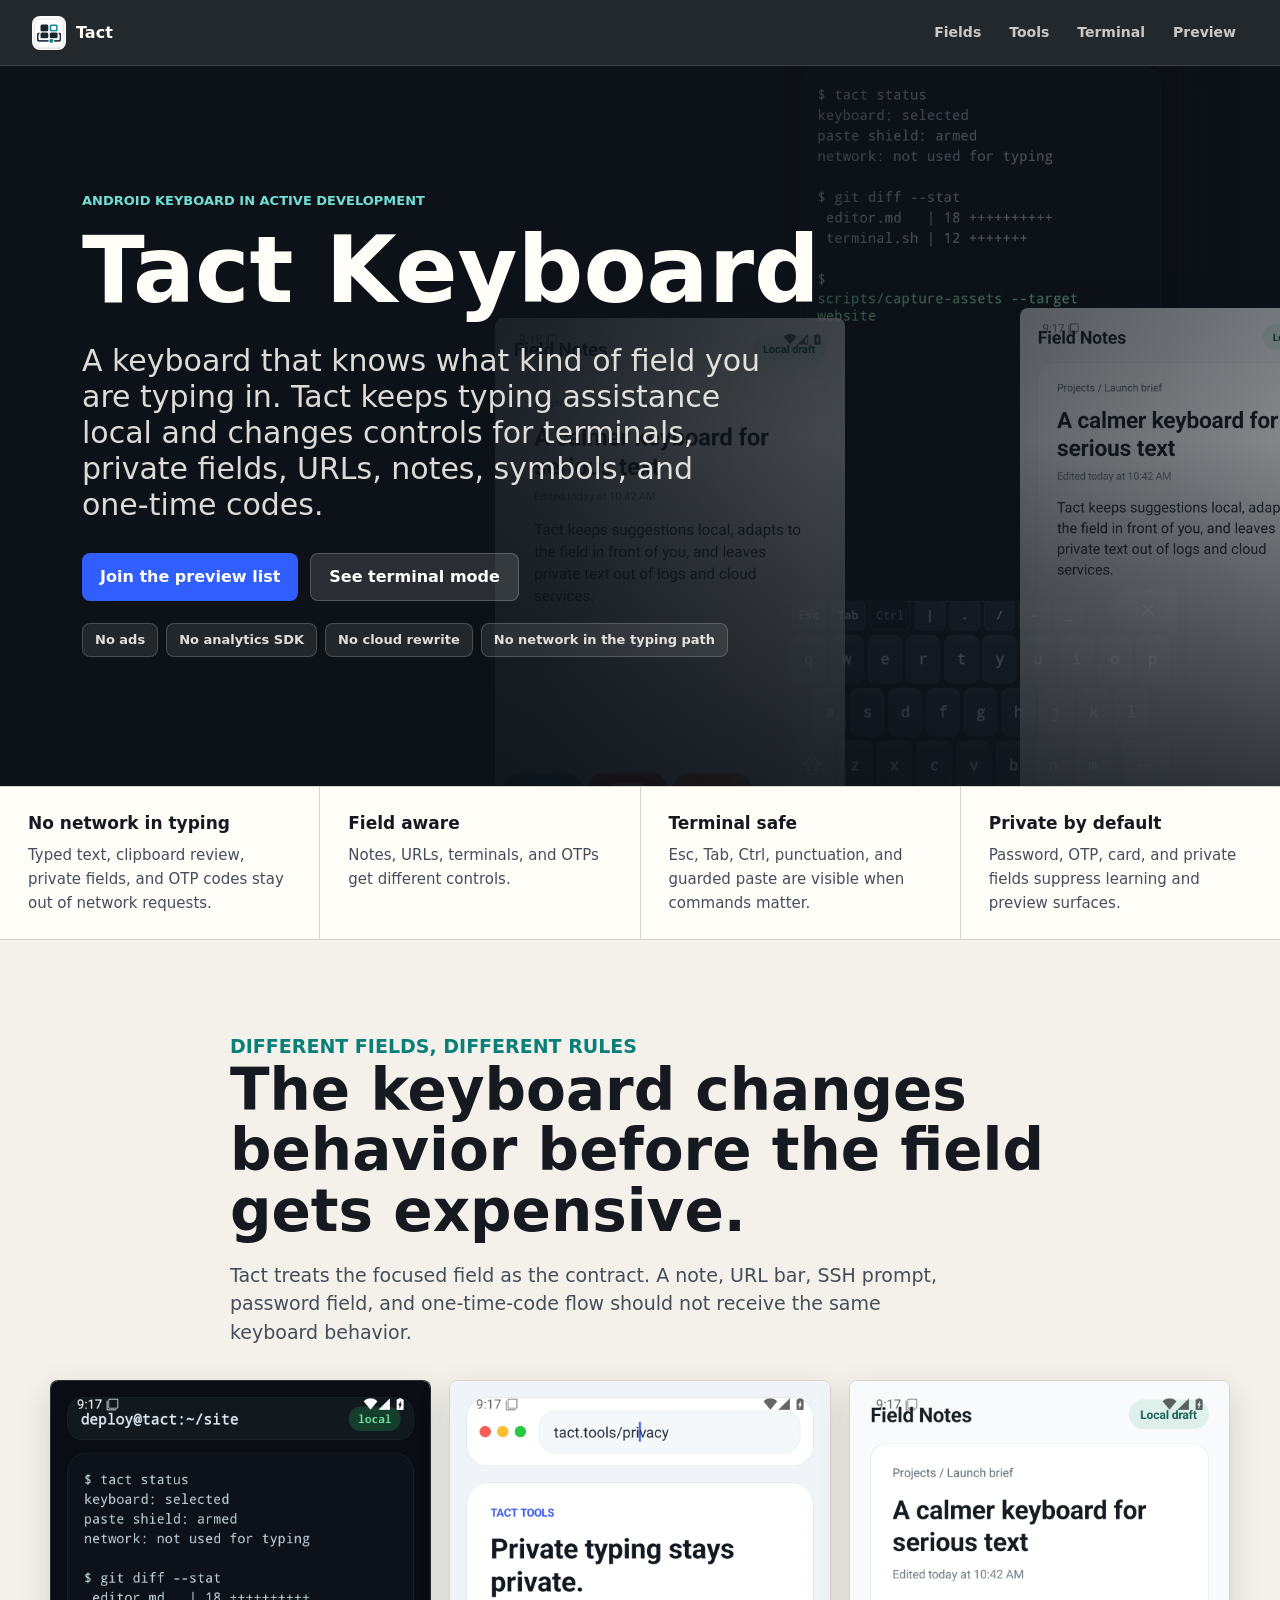
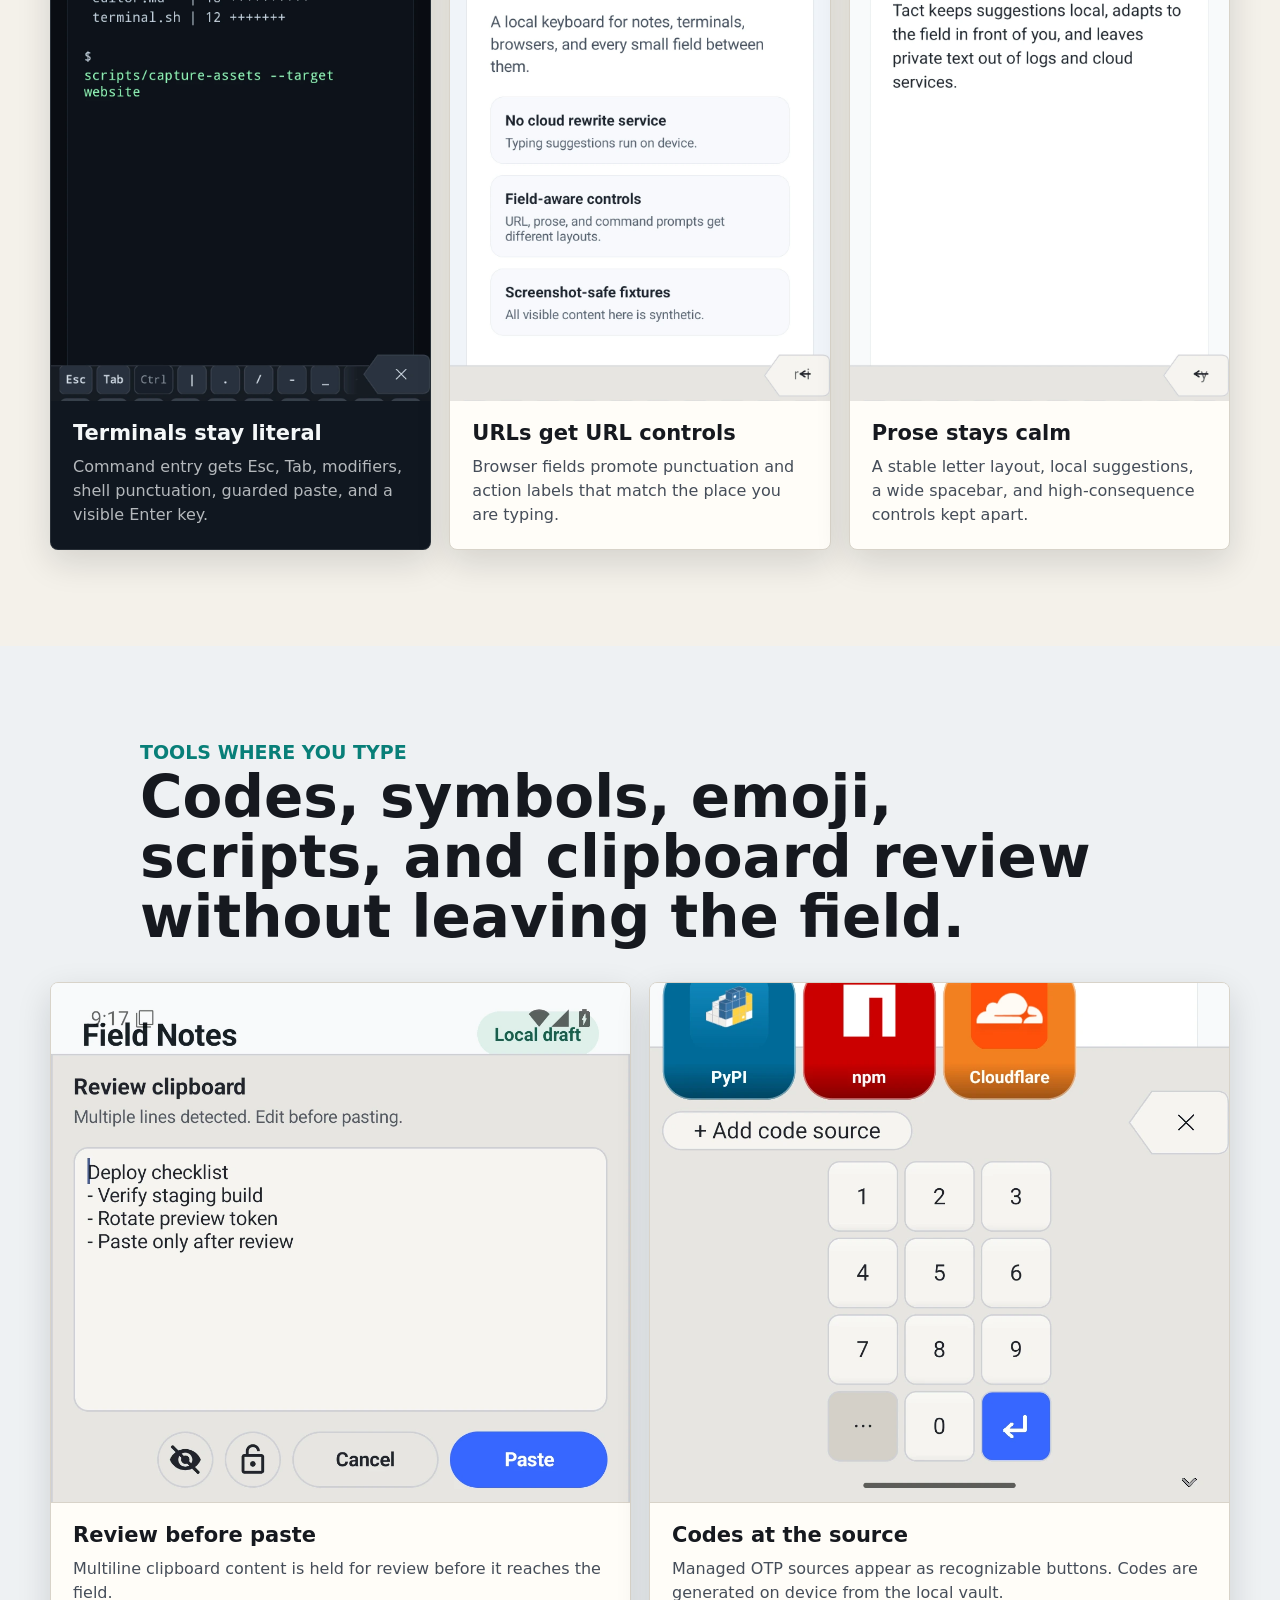
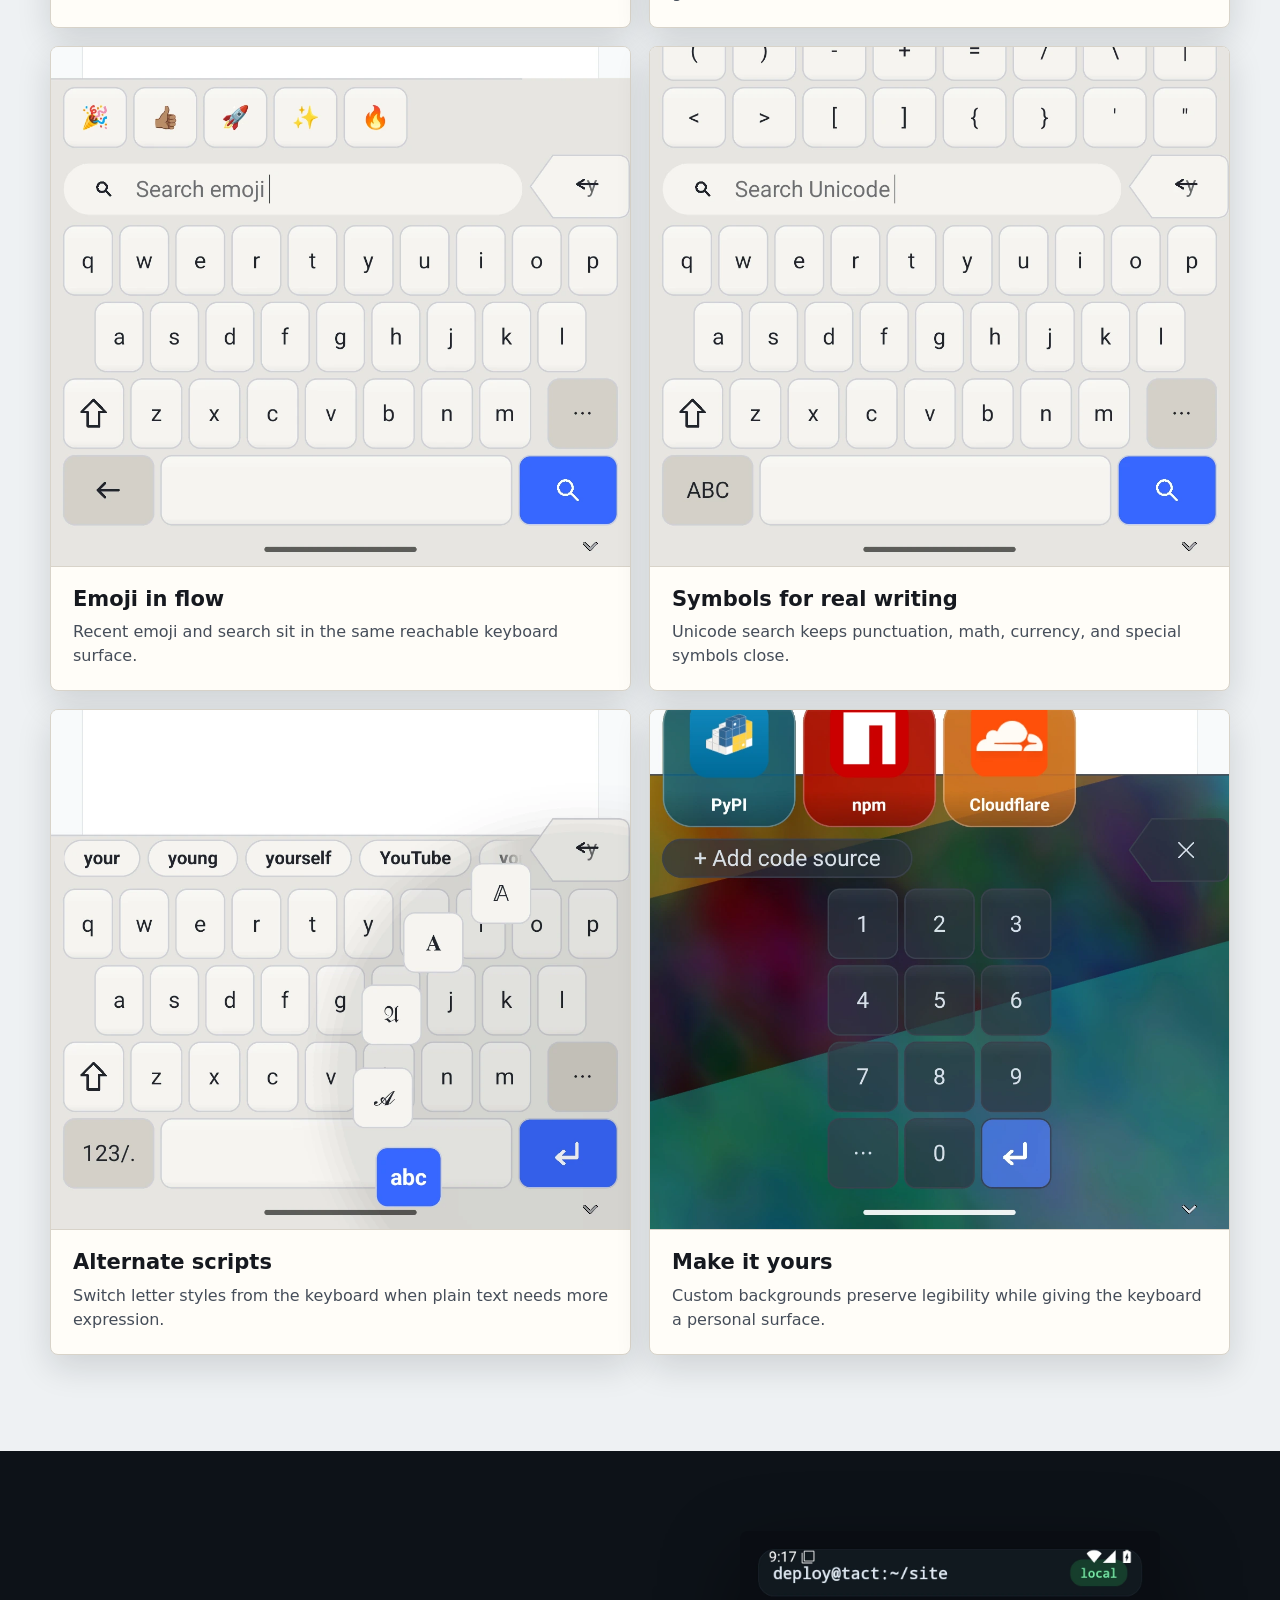
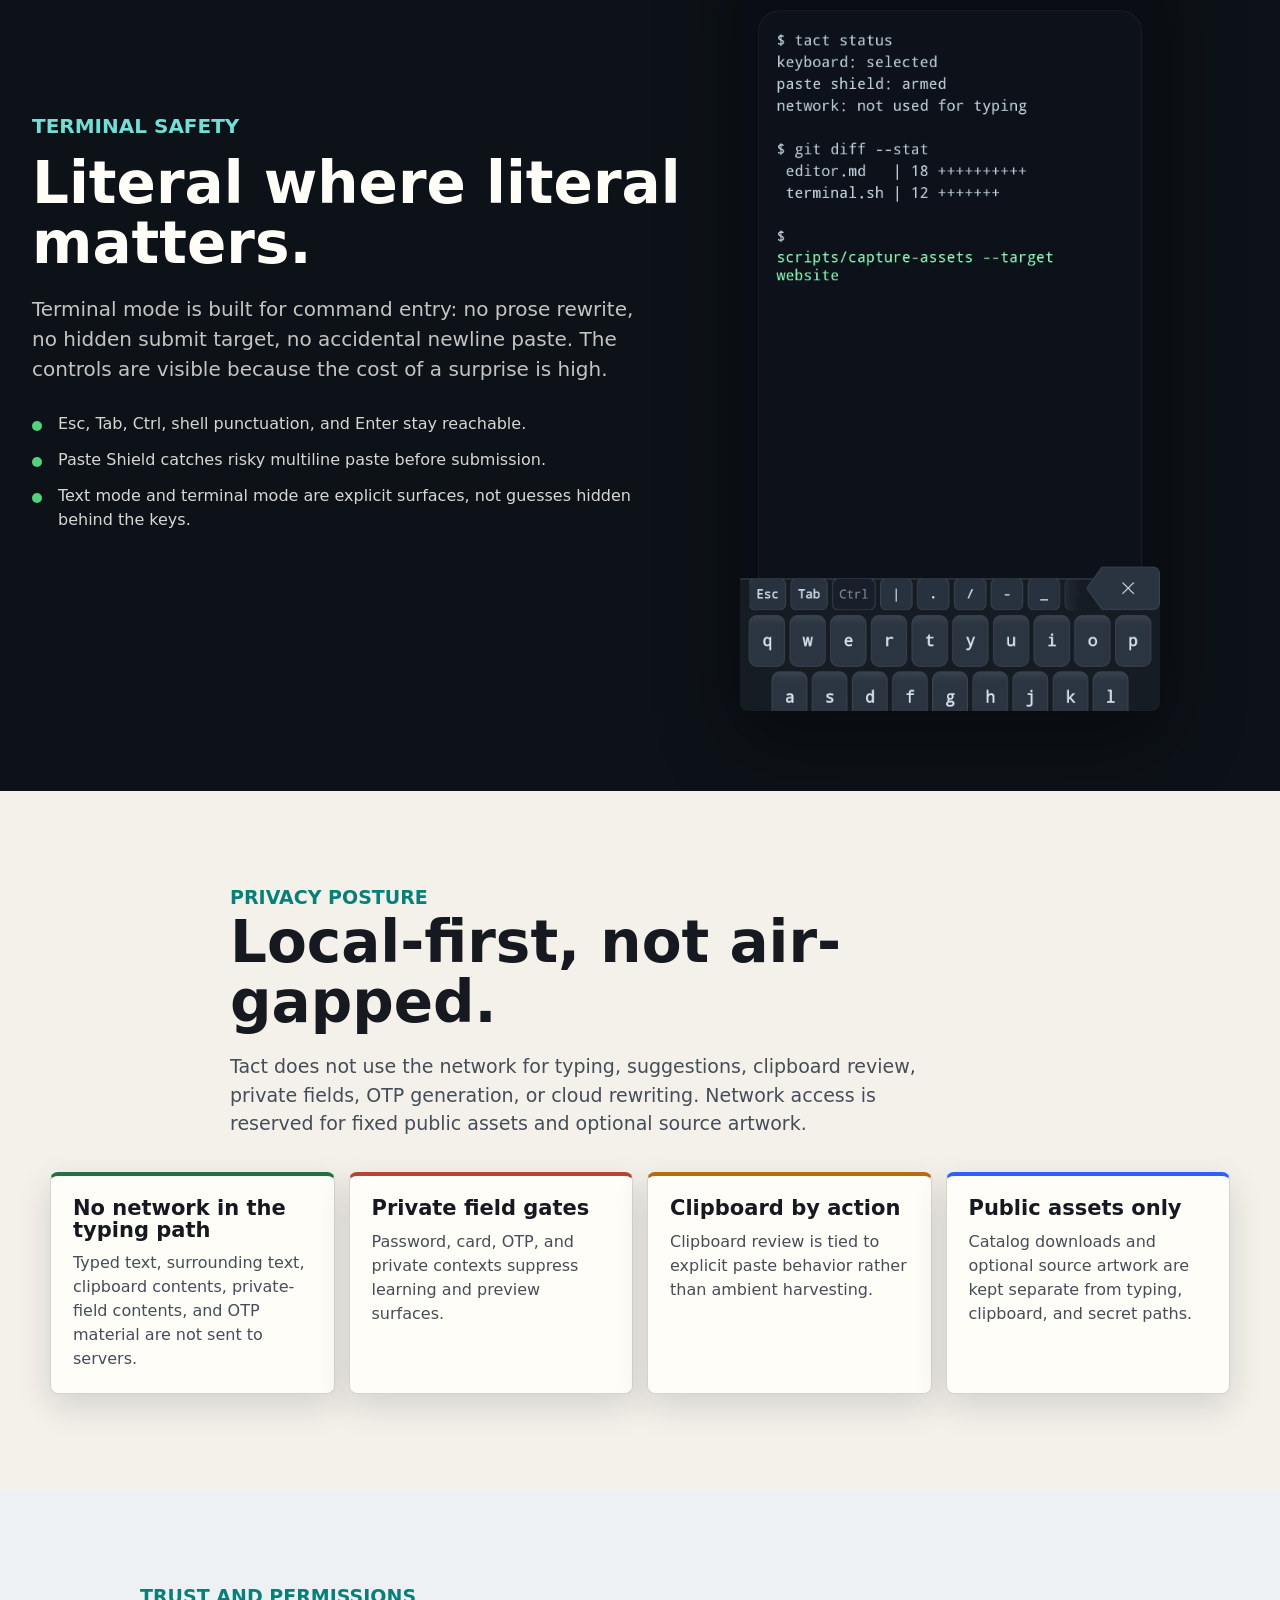
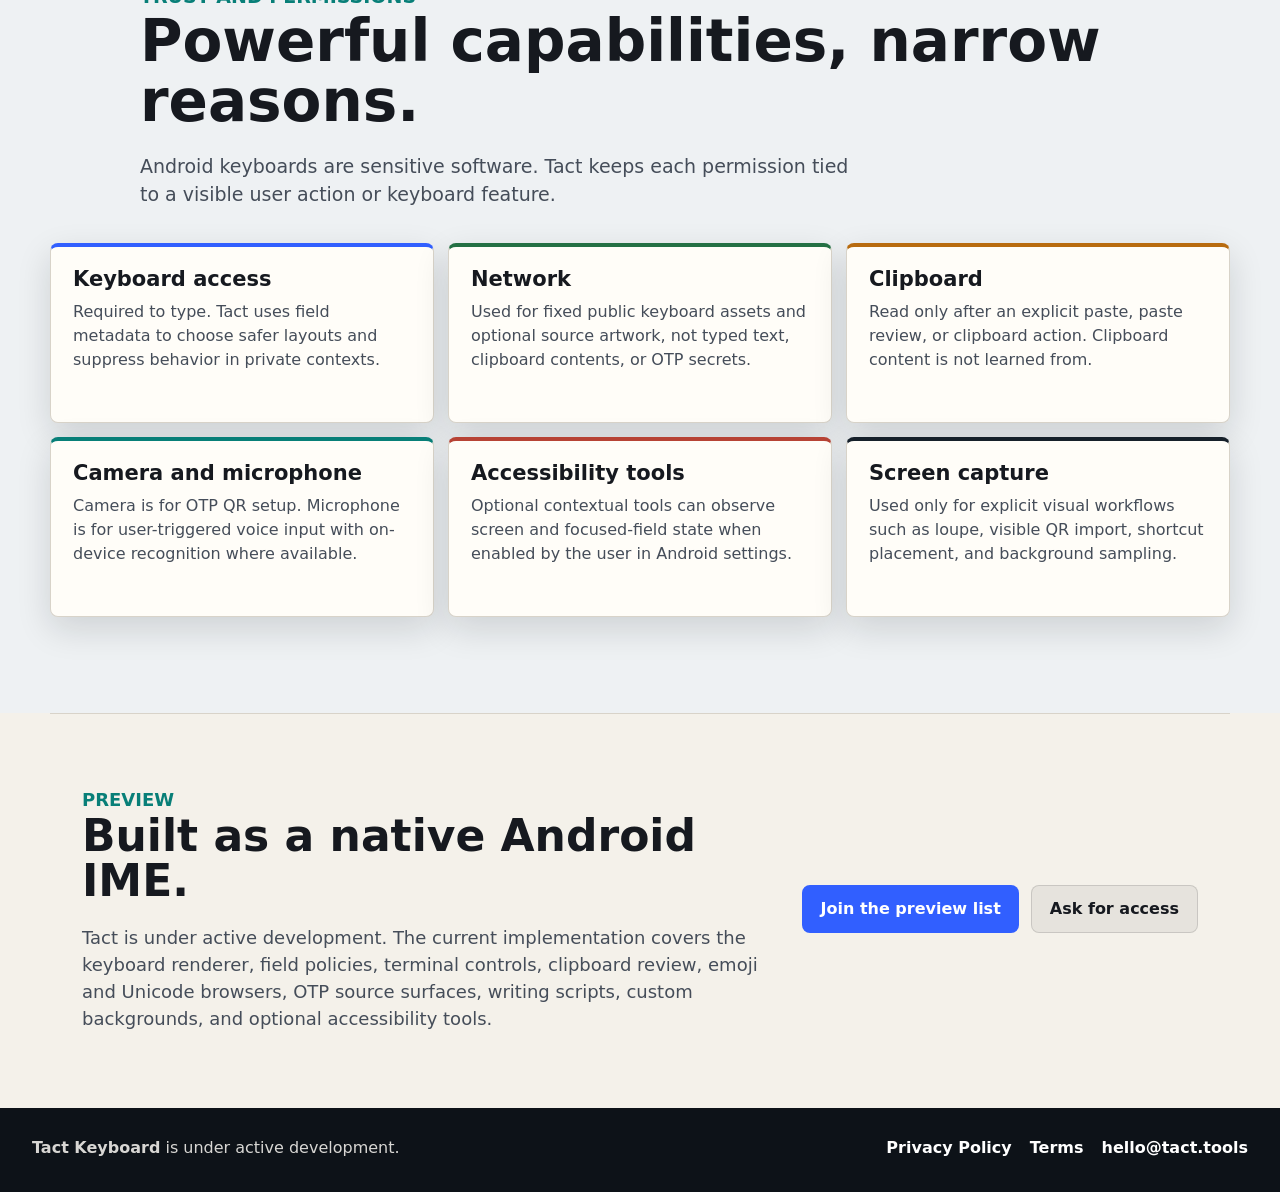
<file: index.html>
<!doctype html>
<html lang="en">
<head>
  <meta charset="utf-8">
  <meta name="viewport" content="width=device-width, initial-scale=1">
  <meta name="description" content="Tact Keyboard is a local-first Android keyboard that changes behavior for terminals, private fields, URLs, notes, symbols, and one-time codes.">
  <meta property="og:title" content="Tact Keyboard">
  <meta property="og:description" content="A local-first Android keyboard for high-consequence input.">
  <meta property="og:type" content="website">
  <meta property="og:url" content="https://tact.tools/">
  <meta property="og:image" content="https://tact.tools/assets/screenshots/otp-background-full.webp">
  <title>Tact Keyboard</title>
  <link rel="icon" type="image/png" href="assets/brand/tact-tools-icon.png">
  <link rel="stylesheet" href="styles.css">
</head>
<body>
  <header class="site-nav" aria-label="Primary">
    <a class="brand" href="#top" aria-label="Tact Keyboard home">
      <img class="brand-mark" src="assets/brand/tact-tools-icon.png" alt="" aria-hidden="true">
      <span>Tact</span>
    </a>
    <nav aria-label="Sections">
      <a href="#fields">Fields</a>
      <a href="#tools">Tools</a>
      <a href="#terminal">Terminal</a>
      <a href="#preview">Preview</a>
    </nav>
  </header>

  <main id="top">
    <section class="hero" aria-labelledby="hero-title">
      <div class="hero-media" aria-hidden="true">
        <img class="hero-shot hero-shot-main" src="assets/screenshots/terminal-full.webp" alt="">
        <img class="hero-shot hero-shot-terminal" src="assets/screenshots/otp-background-full.webp" alt="">
        <img class="hero-shot hero-shot-editor" src="assets/screenshots/editor-full.webp" alt="">
      </div>
      <div class="hero-copy">
        <p class="eyebrow">Android keyboard in active development</p>
        <h1 id="hero-title">Tact Keyboard</h1>
        <p class="hero-lede">A keyboard that knows what kind of field you are typing in. Tact keeps typing assistance local and changes controls for terminals, private fields, URLs, notes, symbols, and one-time codes.</p>
        <div class="hero-actions" aria-label="Primary links">
          <a class="button button-primary" href="mailto:hello@tact.tools?subject=Tact%20Keyboard%20preview">Join the preview list</a>
          <a class="button button-secondary" href="#terminal">See terminal mode</a>
        </div>
        <ul class="trust-badges" aria-label="Trust summary">
          <li>No ads</li>
          <li>No analytics SDK</li>
          <li>No cloud rewrite</li>
          <li>No network in the typing path</li>
        </ul>
      </div>
    </section>

    <section class="signal-strip" aria-label="Product summary">
      <div>
        <b>No network in typing</b>
        <span>Typed text, clipboard review, private fields, and OTP codes stay out of network requests.</span>
      </div>
      <div>
        <b>Field aware</b>
        <span>Notes, URLs, terminals, and OTPs get different controls.</span>
      </div>
      <div>
        <b>Terminal safe</b>
        <span>Esc, Tab, Ctrl, punctuation, and guarded paste are visible when commands matter.</span>
      </div>
      <div>
        <b>Private by default</b>
        <span>Password, OTP, card, and private fields suppress learning and preview surfaces.</span>
      </div>
    </section>

    <section class="section intro-section" id="fields" aria-labelledby="fields-title">
      <div class="section-copy">
        <p class="eyebrow">Different fields, different rules</p>
        <h2 id="fields-title">The keyboard changes behavior before the field gets expensive.</h2>
        <p>Tact treats the focused field as the contract. A note, URL bar, SSH prompt, password field, and one-time-code flow should not receive the same keyboard behavior.</p>
      </div>

      <div class="surface-grid">
        <article class="surface-card surface-card-dark">
          <img src="assets/screenshots/terminal-full.webp" width="1080" height="2400" alt="Tact terminal keyboard with Esc, Tab, Ctrl, punctuation, and Enter visible.">
          <div>
            <h3>Terminals stay literal</h3>
            <p>Command entry gets Esc, Tab, modifiers, shell punctuation, guarded paste, and a visible Enter key.</p>
          </div>
        </article>
        <article class="surface-card">
          <img src="assets/screenshots/browser-full.webp" width="1080" height="2400" alt="Tact keyboard in a browser address field with URL punctuation.">
          <div>
            <h3>URLs get URL controls</h3>
            <p>Browser fields promote punctuation and action labels that match the place you are typing.</p>
          </div>
        </article>
        <article class="surface-card">
          <img src="assets/screenshots/editor-full.webp" width="1080" height="2400" alt="Tact keyboard in a notes editor with a calm prose layout.">
          <div>
            <h3>Prose stays calm</h3>
            <p>A stable letter layout, local suggestions, a wide spacebar, and high-consequence controls kept apart.</p>
          </div>
        </article>
      </div>
    </section>

    <section class="section tools-section" id="tools" aria-labelledby="tools-title">
      <div class="section-copy section-copy-wide">
        <p class="eyebrow">Tools where you type</p>
        <h2 id="tools-title">Codes, symbols, emoji, scripts, and clipboard review without leaving the field.</h2>
      </div>

      <div class="tool-grid">
        <article class="tool-card tool-card-review">
          <img src="assets/screenshots/clipboard-full.webp" width="1080" height="2400" loading="lazy" alt="Tact clipboard review surface showing a guarded paste prompt.">
          <div>
            <h3>Review before paste</h3>
            <p>Multiline clipboard content is held for review before it reaches the field.</p>
          </div>
        </article>
        <article class="tool-card">
          <img src="assets/screenshots/otp-sources-keyboard.webp" width="1080" height="1320" loading="lazy" alt="Tact OTP source picker with PyPI, npm, and Cloudflare source buttons.">
          <div>
            <h3>Codes at the source</h3>
            <p>Managed OTP sources appear as recognizable buttons. Codes are generated on device from the local vault.</p>
          </div>
        </article>
        <article class="tool-card">
          <img src="assets/screenshots/emoji-keyboard.webp" width="1080" height="1320" loading="lazy" alt="Tact emoji browser with recent emoji and search.">
          <div>
            <h3>Emoji in flow</h3>
            <p>Recent emoji and search sit in the same reachable keyboard surface.</p>
          </div>
        </article>
        <article class="tool-card">
          <img src="assets/screenshots/unicode-keyboard.webp" width="1080" height="1320" loading="lazy" alt="Tact Unicode symbol browser with symbol rows and search.">
          <div>
            <h3>Symbols for real writing</h3>
            <p>Unicode search keeps punctuation, math, currency, and special symbols close.</p>
          </div>
        </article>
        <article class="tool-card">
          <img src="assets/screenshots/letter-scripts-keyboard.webp" width="1080" height="1320" loading="lazy" alt="Tact writing script picker with alternate letter styles.">
          <div>
            <h3>Alternate scripts</h3>
            <p>Switch letter styles from the keyboard when plain text needs more expression.</p>
          </div>
        </article>
        <article class="tool-card">
          <img src="assets/screenshots/otp-background-keyboard.webp" width="1080" height="1320" loading="lazy" alt="Tact OTP keypad and HUD over a custom keyboard background.">
          <div>
            <h3>Make it yours</h3>
            <p>Custom backgrounds preserve legibility while giving the keyboard a personal surface.</p>
          </div>
        </article>
      </div>
    </section>

    <section class="terminal-band" id="terminal" aria-labelledby="terminal-title">
      <div class="terminal-copy">
        <p class="eyebrow">Terminal safety</p>
        <h2 id="terminal-title">Literal where literal matters.</h2>
        <p>Terminal mode is built for command entry: no prose rewrite, no hidden submit target, no accidental newline paste. The controls are visible because the cost of a surprise is high.</p>
        <ul class="check-list">
          <li>Esc, Tab, Ctrl, shell punctuation, and Enter stay reachable.</li>
          <li>Paste Shield catches risky multiline paste before submission.</li>
          <li>Text mode and terminal mode are explicit surfaces, not guesses hidden behind the keys.</li>
        </ul>
      </div>
      <figure class="terminal-figure">
        <img src="assets/screenshots/terminal-full.webp" width="1080" height="2400" loading="lazy" alt="Terminal app with Tact terminal keyboard.">
      </figure>
    </section>

    <section class="section privacy-section" aria-labelledby="privacy-title">
      <div class="section-copy">
        <p class="eyebrow">Privacy posture</p>
        <h2 id="privacy-title">Local-first, not air-gapped.</h2>
        <p>Tact does not use the network for typing, suggestions, clipboard review, private fields, OTP generation, or cloud rewriting. Network access is reserved for fixed public assets and optional source artwork.</p>
      </div>
      <div class="privacy-grid">
        <article>
          <h3>No network in the typing path</h3>
          <p>Typed text, surrounding text, clipboard contents, private-field contents, and OTP material are not sent to servers.</p>
        </article>
        <article>
          <h3>Private field gates</h3>
          <p>Password, card, OTP, and private contexts suppress learning and preview surfaces.</p>
        </article>
        <article>
          <h3>Clipboard by action</h3>
          <p>Clipboard review is tied to explicit paste behavior rather than ambient harvesting.</p>
        </article>
        <article>
          <h3>Public assets only</h3>
          <p>Catalog downloads and optional source artwork are kept separate from typing, clipboard, and secret paths.</p>
        </article>
      </div>
    </section>

    <section class="section permissions-section" aria-labelledby="permissions-title">
      <div class="section-copy section-copy-wide">
        <p class="eyebrow">Trust and permissions</p>
        <h2 id="permissions-title">Powerful capabilities, narrow reasons.</h2>
        <p>Android keyboards are sensitive software. Tact keeps each permission tied to a visible user action or keyboard feature.</p>
      </div>
      <div class="permission-grid">
        <article>
          <h3>Keyboard access</h3>
          <p>Required to type. Tact uses field metadata to choose safer layouts and suppress behavior in private contexts.</p>
        </article>
        <article>
          <h3>Network</h3>
          <p>Used for fixed public keyboard assets and optional source artwork, not typed text, clipboard contents, or OTP secrets.</p>
        </article>
        <article>
          <h3>Clipboard</h3>
          <p>Read only after an explicit paste, paste review, or clipboard action. Clipboard content is not learned from.</p>
        </article>
        <article>
          <h3>Camera and microphone</h3>
          <p>Camera is for OTP QR setup. Microphone is for user-triggered voice input with on-device recognition where available.</p>
        </article>
        <article>
          <h3>Accessibility tools</h3>
          <p>Optional contextual tools can observe screen and focused-field state when enabled by the user in Android settings.</p>
        </article>
        <article>
          <h3>Screen capture</h3>
          <p>Used only for explicit visual workflows such as loupe, visible QR import, shortcut placement, and background sampling.</p>
        </article>
      </div>
    </section>

    <section class="preview-band" id="preview" aria-labelledby="preview-title">
      <div>
        <p class="eyebrow">Preview</p>
        <h2 id="preview-title">Built as a native Android IME.</h2>
        <p>Tact is under active development. The current implementation covers the keyboard renderer, field policies, terminal controls, clipboard review, emoji and Unicode browsers, OTP source surfaces, writing scripts, custom backgrounds, and optional accessibility tools.</p>
      </div>
      <div class="preview-actions" aria-label="Preview links">
        <a class="button button-primary" href="mailto:hello@tact.tools?subject=Tact%20Keyboard%20preview">Join the preview list</a>
        <a class="button button-secondary button-light" href="mailto:hello@tact.tools?subject=Tact%20Keyboard%20access">Ask for access</a>
      </div>
    </section>
  </main>

  <footer class="site-footer">
    <p><strong>Tact Keyboard</strong> is under active development.</p>
    <div class="footer-links">
      <a href="privacy/">Privacy Policy</a>
      <a href="terms/">Terms</a>
      <a href="mailto:hello@tact.tools">hello@tact.tools</a>
    </div>
  </footer>
</body>
</html>
</file>
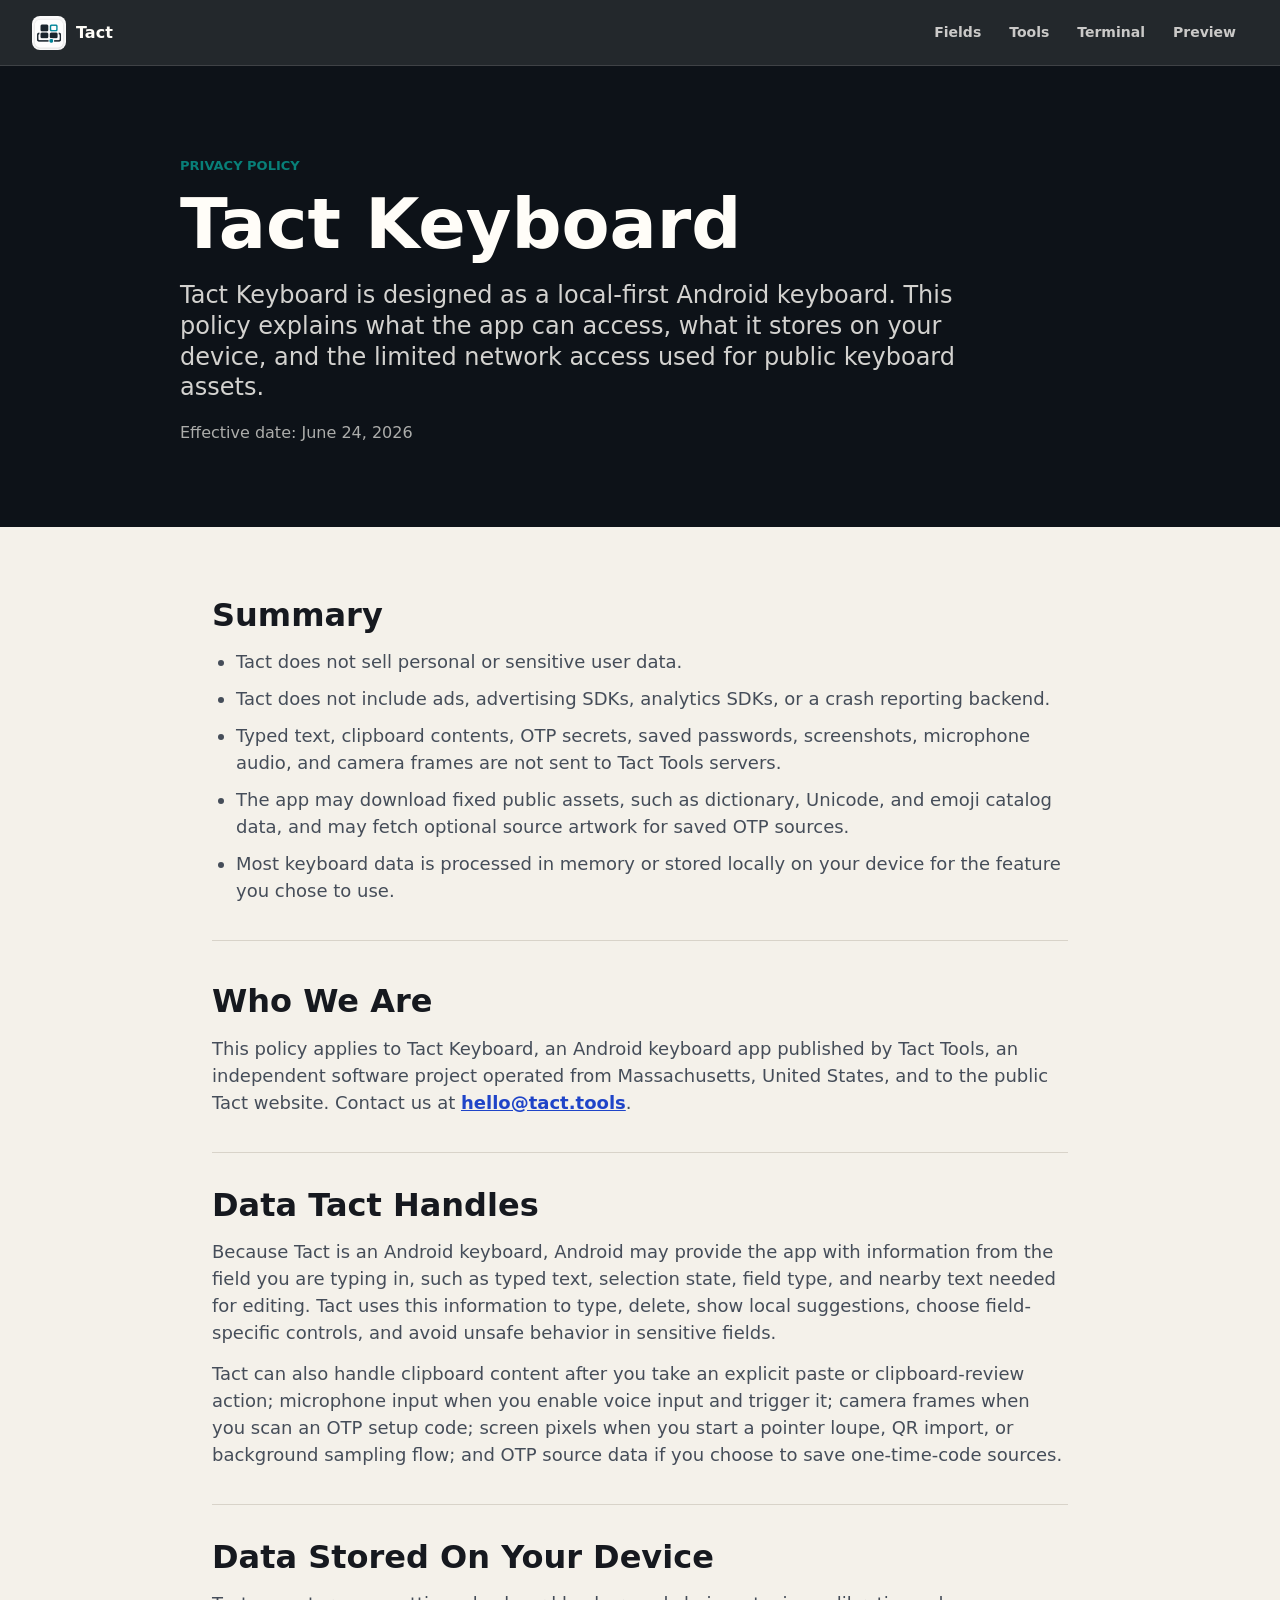
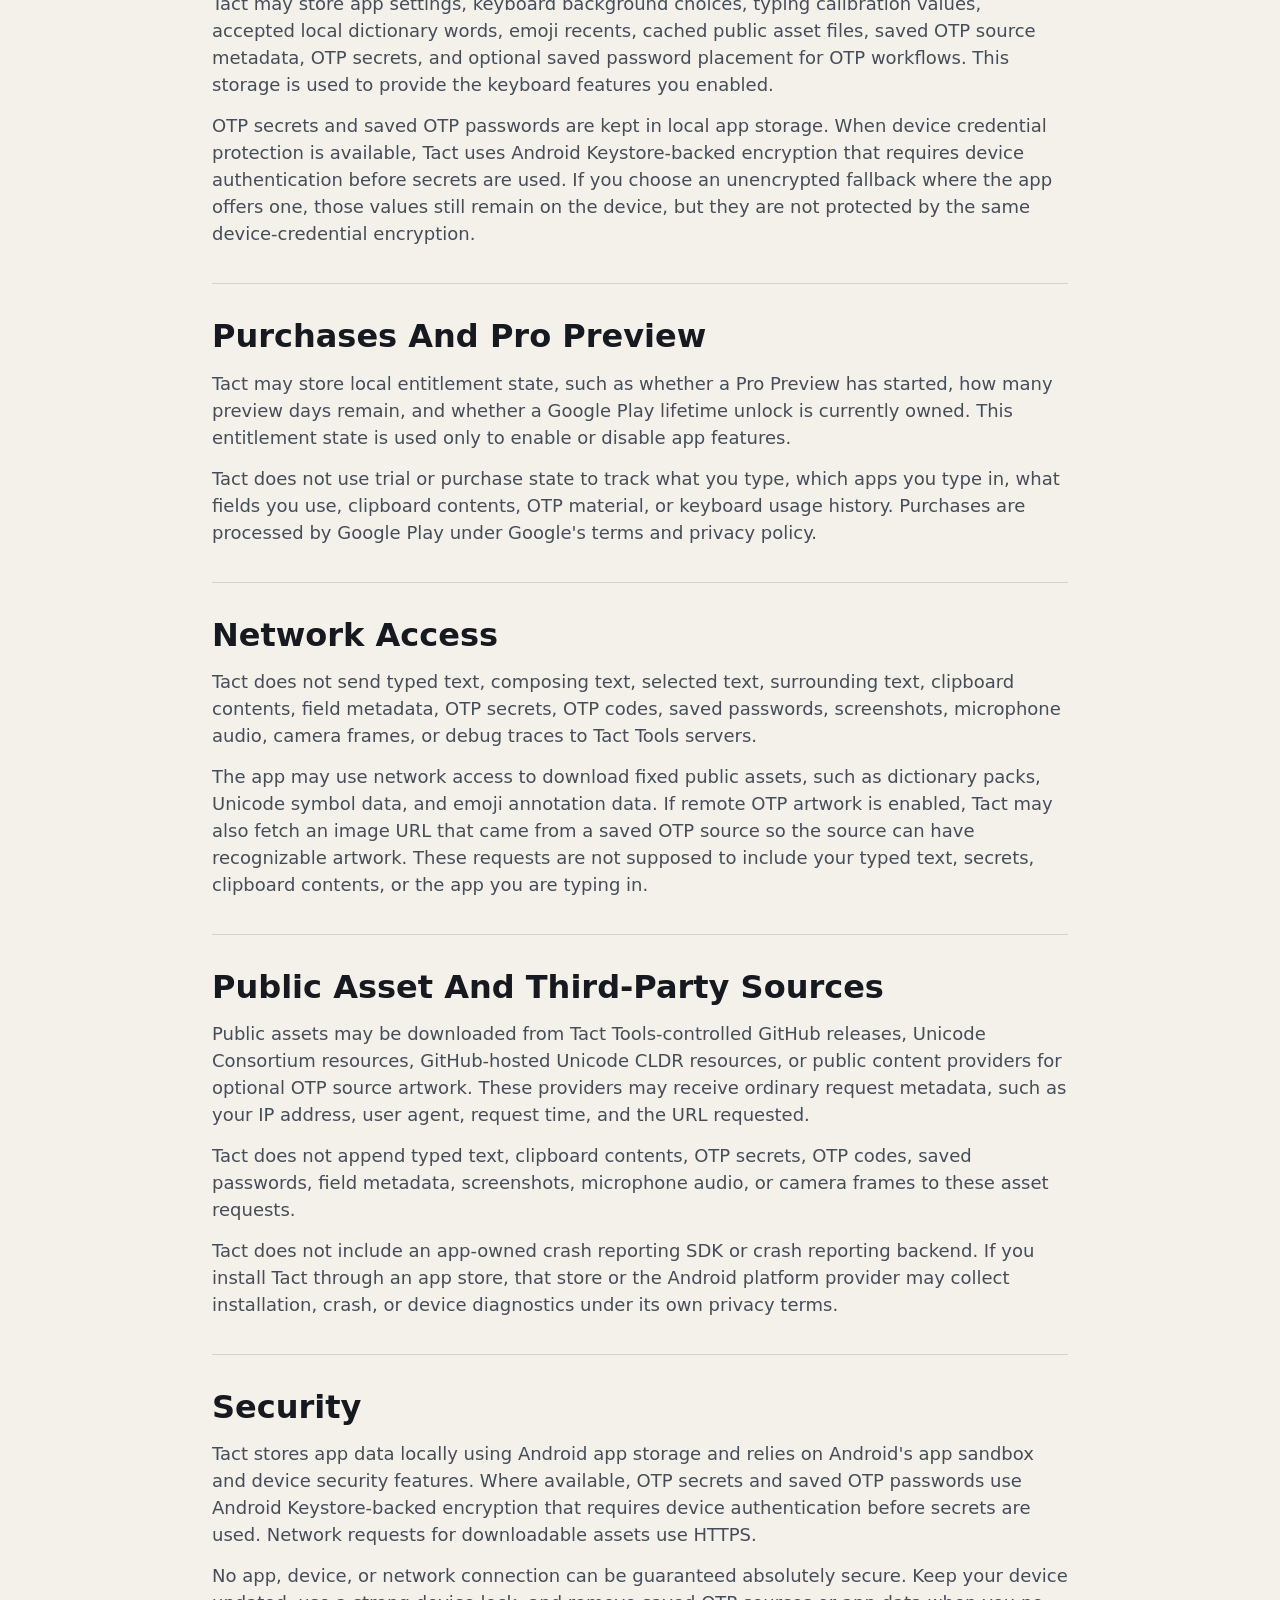
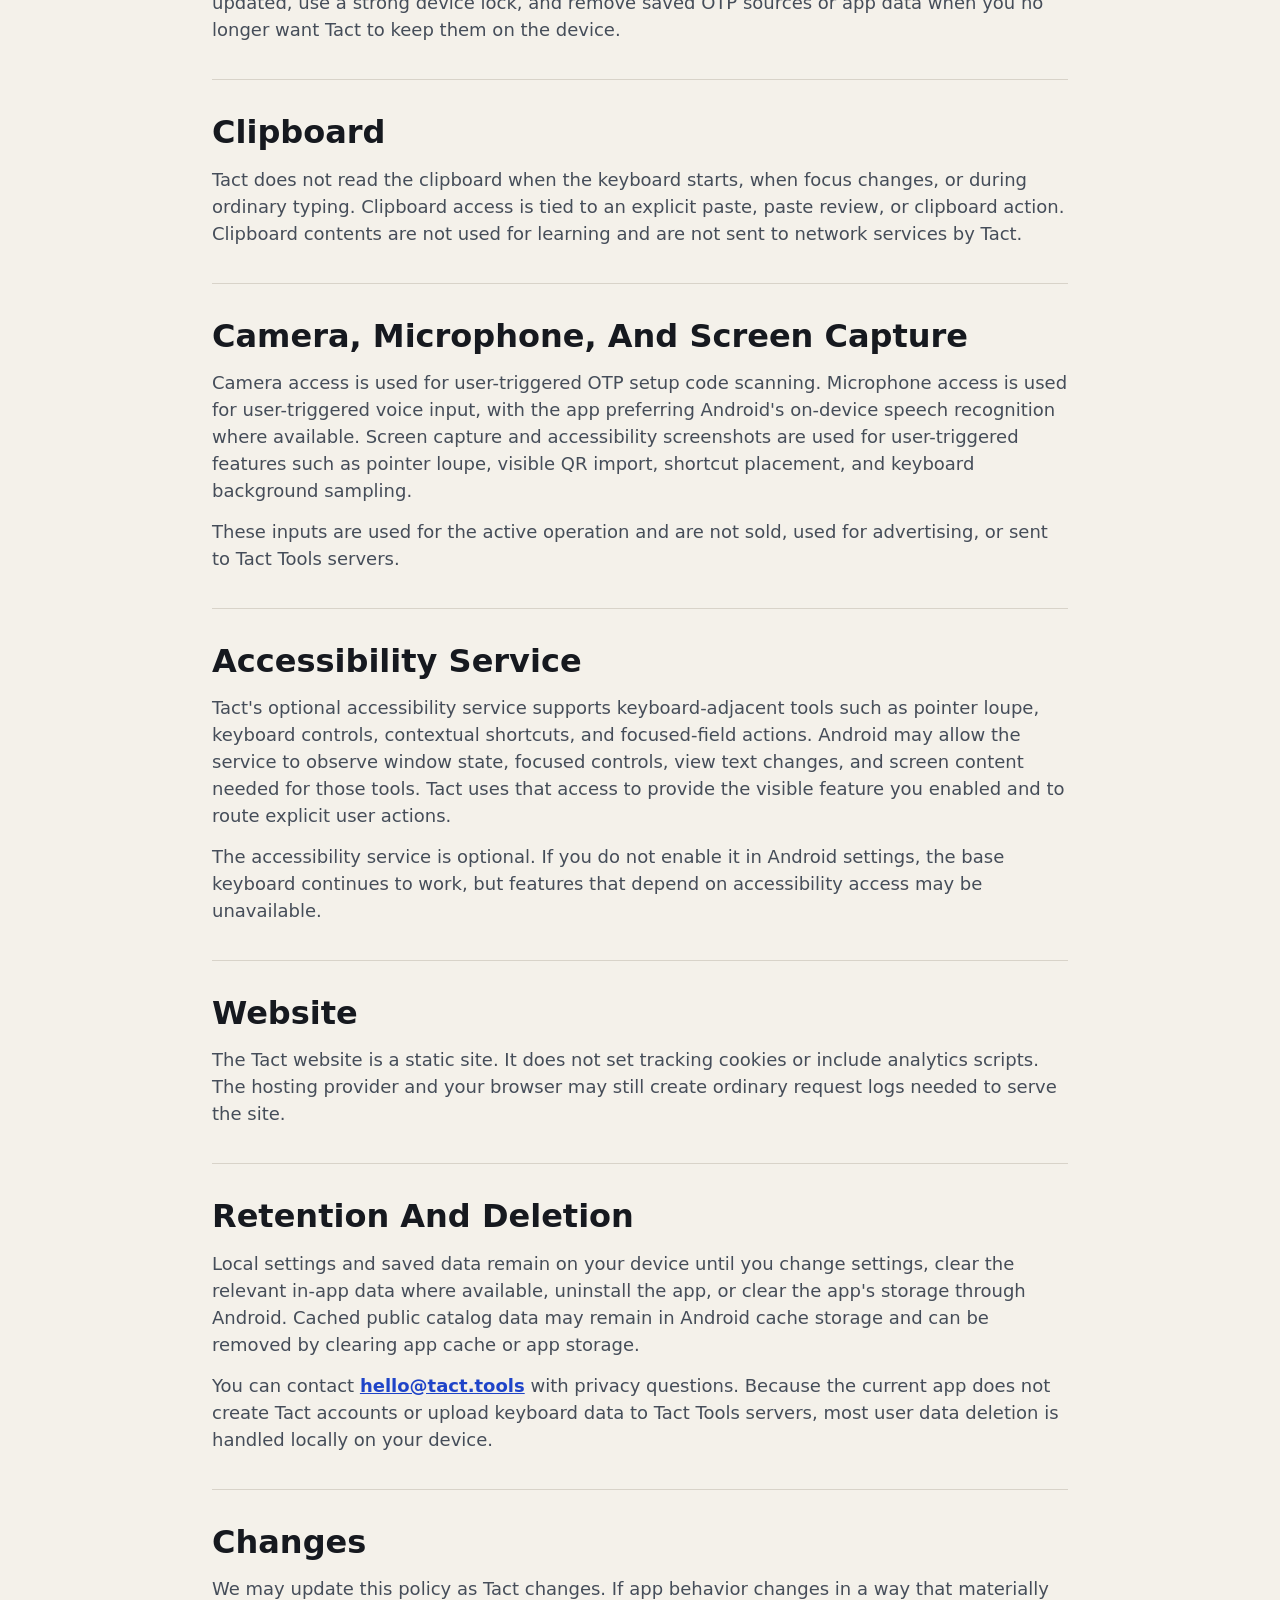
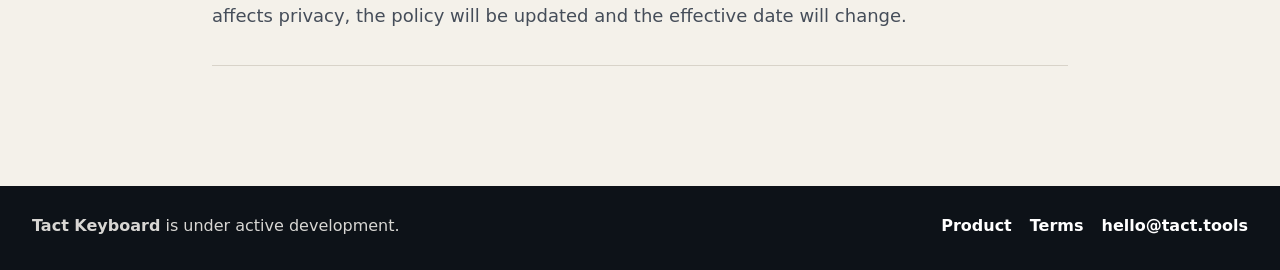
<file: privacy/index.html>
<!doctype html>
<html lang="en">
<head>
  <meta charset="utf-8">
  <meta name="viewport" content="width=device-width, initial-scale=1">
  <meta name="description" content="Privacy Policy for Tact Keyboard, an Android keyboard by Tact Tools.">
  <meta property="og:title" content="Tact Keyboard Privacy Policy">
  <meta property="og:description" content="How Tact Keyboard handles typed text, clipboard data, OTP sources, screen capture, camera, microphone, and local settings.">
  <meta property="og:type" content="website">
  <meta property="og:url" content="https://tact.tools/privacy/">
  <title>Privacy Policy | Tact Keyboard</title>
  <link rel="icon" type="image/png" href="../assets/brand/tact-tools-icon.png">
  <link rel="stylesheet" href="../styles.css">
</head>
<body>
  <header class="site-nav" aria-label="Primary">
    <a class="brand" href="../" aria-label="Tact Keyboard home">
      <img class="brand-mark" src="../assets/brand/tact-tools-icon.png" alt="" aria-hidden="true">
      <span>Tact</span>
    </a>
    <nav aria-label="Sections">
      <a href="../#fields">Fields</a>
      <a href="../#tools">Tools</a>
      <a href="../#terminal">Terminal</a>
      <a href="../#preview">Preview</a>
    </nav>
  </header>

  <main class="policy-page">
    <section class="policy-hero" aria-labelledby="policy-title">
      <div class="policy-hero-copy">
        <p class="eyebrow">Privacy Policy</p>
        <h1 id="policy-title">Tact Keyboard</h1>
        <p class="policy-lede">Tact Keyboard is designed as a local-first Android keyboard. This policy explains what the app can access, what it stores on your device, and the limited network access used for public keyboard assets.</p>
        <p class="policy-meta">Effective date: June 24, 2026</p>
      </div>
    </section>

    <section class="policy-content" aria-label="Privacy details">
      <article class="policy-summary">
        <h2>Summary</h2>
        <ul>
          <li>Tact does not sell personal or sensitive user data.</li>
          <li>Tact does not include ads, advertising SDKs, analytics SDKs, or a crash reporting backend.</li>
          <li>Typed text, clipboard contents, OTP secrets, saved passwords, screenshots, microphone audio, and camera frames are not sent to Tact Tools servers.</li>
          <li>The app may download fixed public assets, such as dictionary, Unicode, and emoji catalog data, and may fetch optional source artwork for saved OTP sources.</li>
          <li>Most keyboard data is processed in memory or stored locally on your device for the feature you chose to use.</li>
        </ul>
      </article>

      <article class="policy-section">
        <h2>Who We Are</h2>
        <p>This policy applies to Tact Keyboard, an Android keyboard app published by Tact Tools, an independent software project operated from Massachusetts, United States, and to the public Tact website. Contact us at <a href="mailto:hello@tact.tools">hello@tact.tools</a>.</p>
      </article>

      <article class="policy-section">
        <h2>Data Tact Handles</h2>
        <p>Because Tact is an Android keyboard, Android may provide the app with information from the field you are typing in, such as typed text, selection state, field type, and nearby text needed for editing. Tact uses this information to type, delete, show local suggestions, choose field-specific controls, and avoid unsafe behavior in sensitive fields.</p>
        <p>Tact can also handle clipboard content after you take an explicit paste or clipboard-review action; microphone input when you enable voice input and trigger it; camera frames when you scan an OTP setup code; screen pixels when you start a pointer loupe, QR import, or background sampling flow; and OTP source data if you choose to save one-time-code sources.</p>
      </article>

      <article class="policy-section">
        <h2>Data Stored On Your Device</h2>
        <p>Tact may store app settings, keyboard background choices, typing calibration values, accepted local dictionary words, emoji recents, cached public asset files, saved OTP source metadata, OTP secrets, and optional saved password placement for OTP workflows. This storage is used to provide the keyboard features you enabled.</p>
        <p>OTP secrets and saved OTP passwords are kept in local app storage. When device credential protection is available, Tact uses Android Keystore-backed encryption that requires device authentication before secrets are used. If you choose an unencrypted fallback where the app offers one, those values still remain on the device, but they are not protected by the same device-credential encryption.</p>
      </article>

      <article class="policy-section">
        <h2>Purchases And Pro Preview</h2>
        <p>Tact may store local entitlement state, such as whether a Pro Preview has started, how many preview days remain, and whether a Google Play lifetime unlock is currently owned. This entitlement state is used only to enable or disable app features.</p>
        <p>Tact does not use trial or purchase state to track what you type, which apps you type in, what fields you use, clipboard contents, OTP material, or keyboard usage history. Purchases are processed by Google Play under Google's terms and privacy policy.</p>
      </article>

      <article class="policy-section">
        <h2>Network Access</h2>
        <p>Tact does not send typed text, composing text, selected text, surrounding text, clipboard contents, field metadata, OTP secrets, OTP codes, saved passwords, screenshots, microphone audio, camera frames, or debug traces to Tact Tools servers.</p>
        <p>The app may use network access to download fixed public assets, such as dictionary packs, Unicode symbol data, and emoji annotation data. If remote OTP artwork is enabled, Tact may also fetch an image URL that came from a saved OTP source so the source can have recognizable artwork. These requests are not supposed to include your typed text, secrets, clipboard contents, or the app you are typing in.</p>
      </article>

      <article class="policy-section">
        <h2>Public Asset And Third-Party Sources</h2>
        <p>Public assets may be downloaded from Tact Tools-controlled GitHub releases, Unicode Consortium resources, GitHub-hosted Unicode CLDR resources, or public content providers for optional OTP source artwork. These providers may receive ordinary request metadata, such as your IP address, user agent, request time, and the URL requested.</p>
        <p>Tact does not append typed text, clipboard contents, OTP secrets, OTP codes, saved passwords, field metadata, screenshots, microphone audio, or camera frames to these asset requests.</p>
        <p>Tact does not include an app-owned crash reporting SDK or crash reporting backend. If you install Tact through an app store, that store or the Android platform provider may collect installation, crash, or device diagnostics under its own privacy terms.</p>
      </article>

      <article class="policy-section">
        <h2>Security</h2>
        <p>Tact stores app data locally using Android app storage and relies on Android's app sandbox and device security features. Where available, OTP secrets and saved OTP passwords use Android Keystore-backed encryption that requires device authentication before secrets are used. Network requests for downloadable assets use HTTPS.</p>
        <p>No app, device, or network connection can be guaranteed absolutely secure. Keep your device updated, use a strong device lock, and remove saved OTP sources or app data when you no longer want Tact to keep them on the device.</p>
      </article>

      <article class="policy-section">
        <h2>Clipboard</h2>
        <p>Tact does not read the clipboard when the keyboard starts, when focus changes, or during ordinary typing. Clipboard access is tied to an explicit paste, paste review, or clipboard action. Clipboard contents are not used for learning and are not sent to network services by Tact.</p>
      </article>

      <article class="policy-section">
        <h2>Camera, Microphone, And Screen Capture</h2>
        <p>Camera access is used for user-triggered OTP setup code scanning. Microphone access is used for user-triggered voice input, with the app preferring Android's on-device speech recognition where available. Screen capture and accessibility screenshots are used for user-triggered features such as pointer loupe, visible QR import, shortcut placement, and keyboard background sampling.</p>
        <p>These inputs are used for the active operation and are not sold, used for advertising, or sent to Tact Tools servers.</p>
      </article>

      <article class="policy-section">
        <h2>Accessibility Service</h2>
        <p>Tact's optional accessibility service supports keyboard-adjacent tools such as pointer loupe, keyboard controls, contextual shortcuts, and focused-field actions. Android may allow the service to observe window state, focused controls, view text changes, and screen content needed for those tools. Tact uses that access to provide the visible feature you enabled and to route explicit user actions.</p>
        <p>The accessibility service is optional. If you do not enable it in Android settings, the base keyboard continues to work, but features that depend on accessibility access may be unavailable.</p>
      </article>

      <article class="policy-section">
        <h2>Website</h2>
        <p>The Tact website is a static site. It does not set tracking cookies or include analytics scripts. The hosting provider and your browser may still create ordinary request logs needed to serve the site.</p>
      </article>

      <article class="policy-section">
        <h2>Retention And Deletion</h2>
        <p>Local settings and saved data remain on your device until you change settings, clear the relevant in-app data where available, uninstall the app, or clear the app's storage through Android. Cached public catalog data may remain in Android cache storage and can be removed by clearing app cache or app storage.</p>
        <p>You can contact <a href="mailto:hello@tact.tools">hello@tact.tools</a> with privacy questions. Because the current app does not create Tact accounts or upload keyboard data to Tact Tools servers, most user data deletion is handled locally on your device.</p>
      </article>

      <article class="policy-section">
        <h2>Changes</h2>
        <p>We may update this policy as Tact changes. If app behavior changes in a way that materially affects privacy, the policy will be updated and the effective date will change.</p>
      </article>
    </section>
  </main>

  <footer class="site-footer">
    <p><strong>Tact Keyboard</strong> is under active development.</p>
    <div class="footer-links">
      <a href="../">Product</a>
      <a href="../terms/">Terms</a>
      <a href="mailto:hello@tact.tools">hello@tact.tools</a>
    </div>
  </footer>
</body>
</html>
</file>
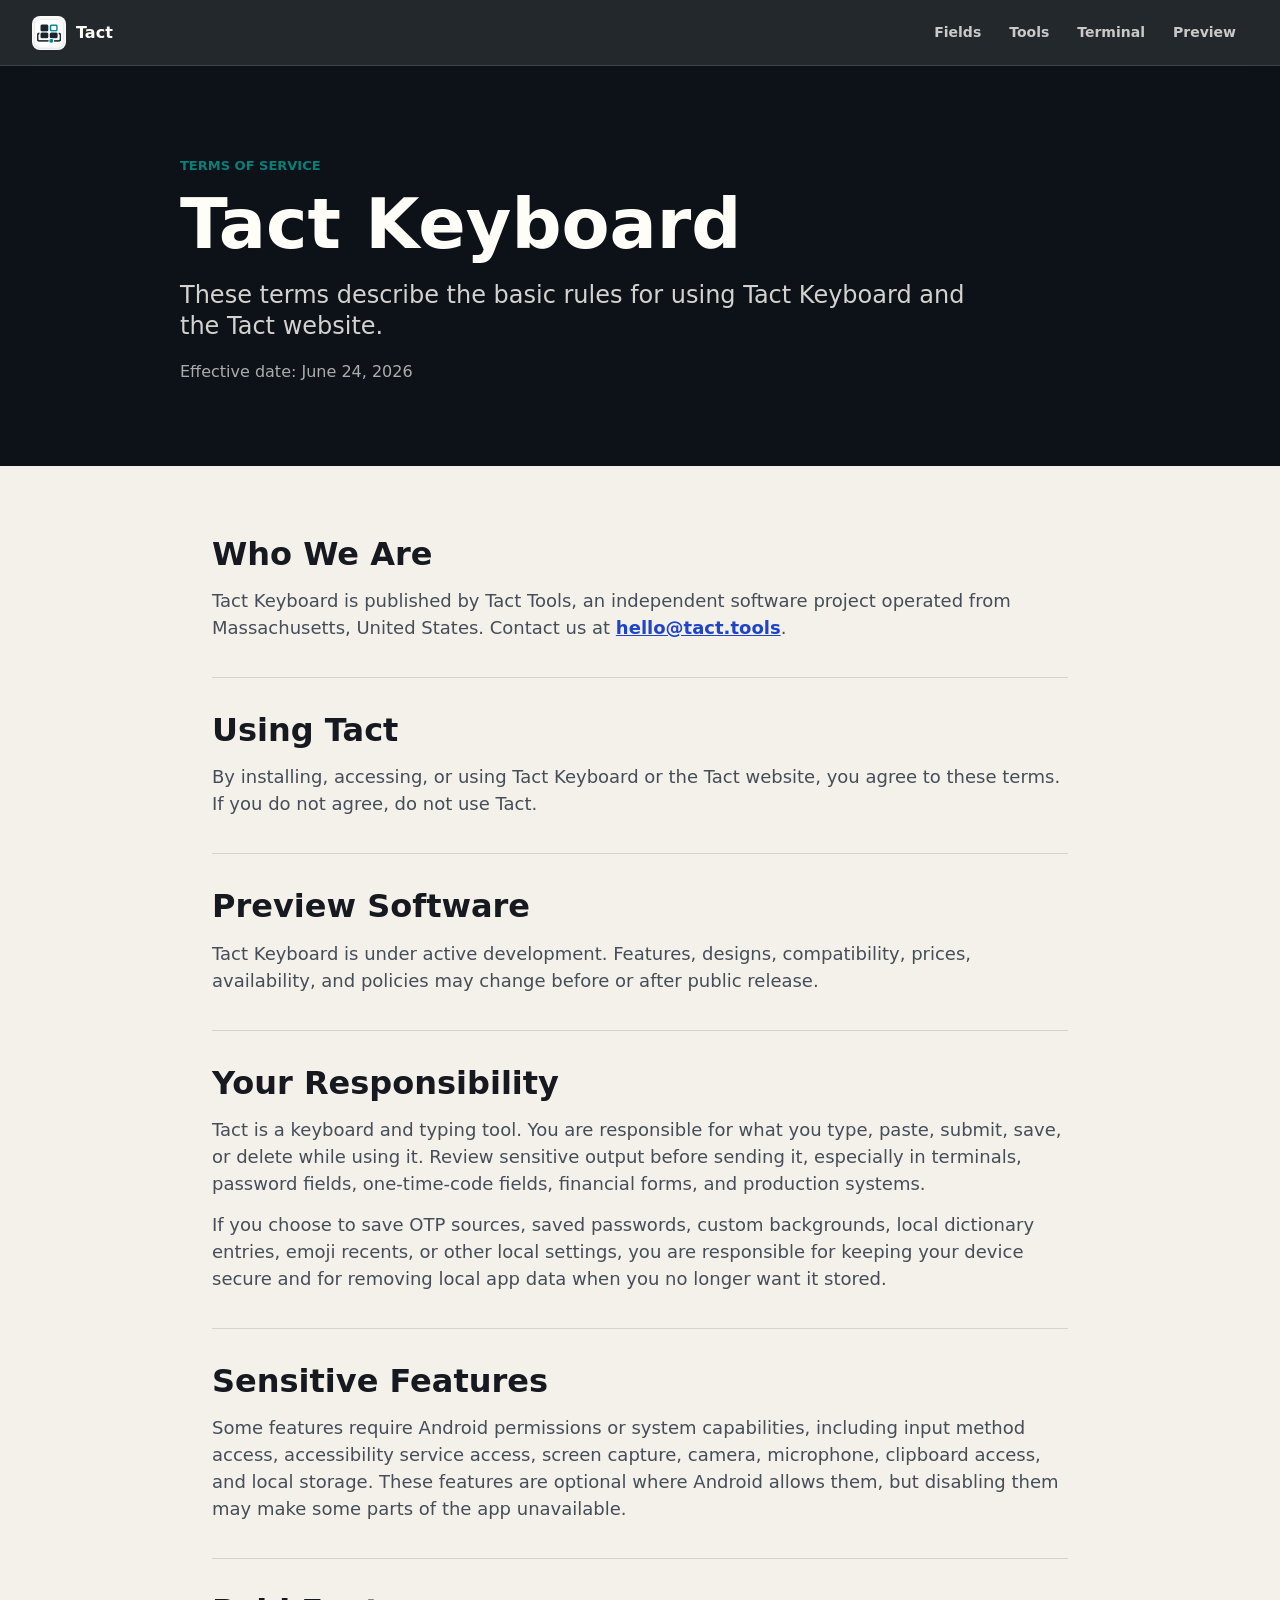
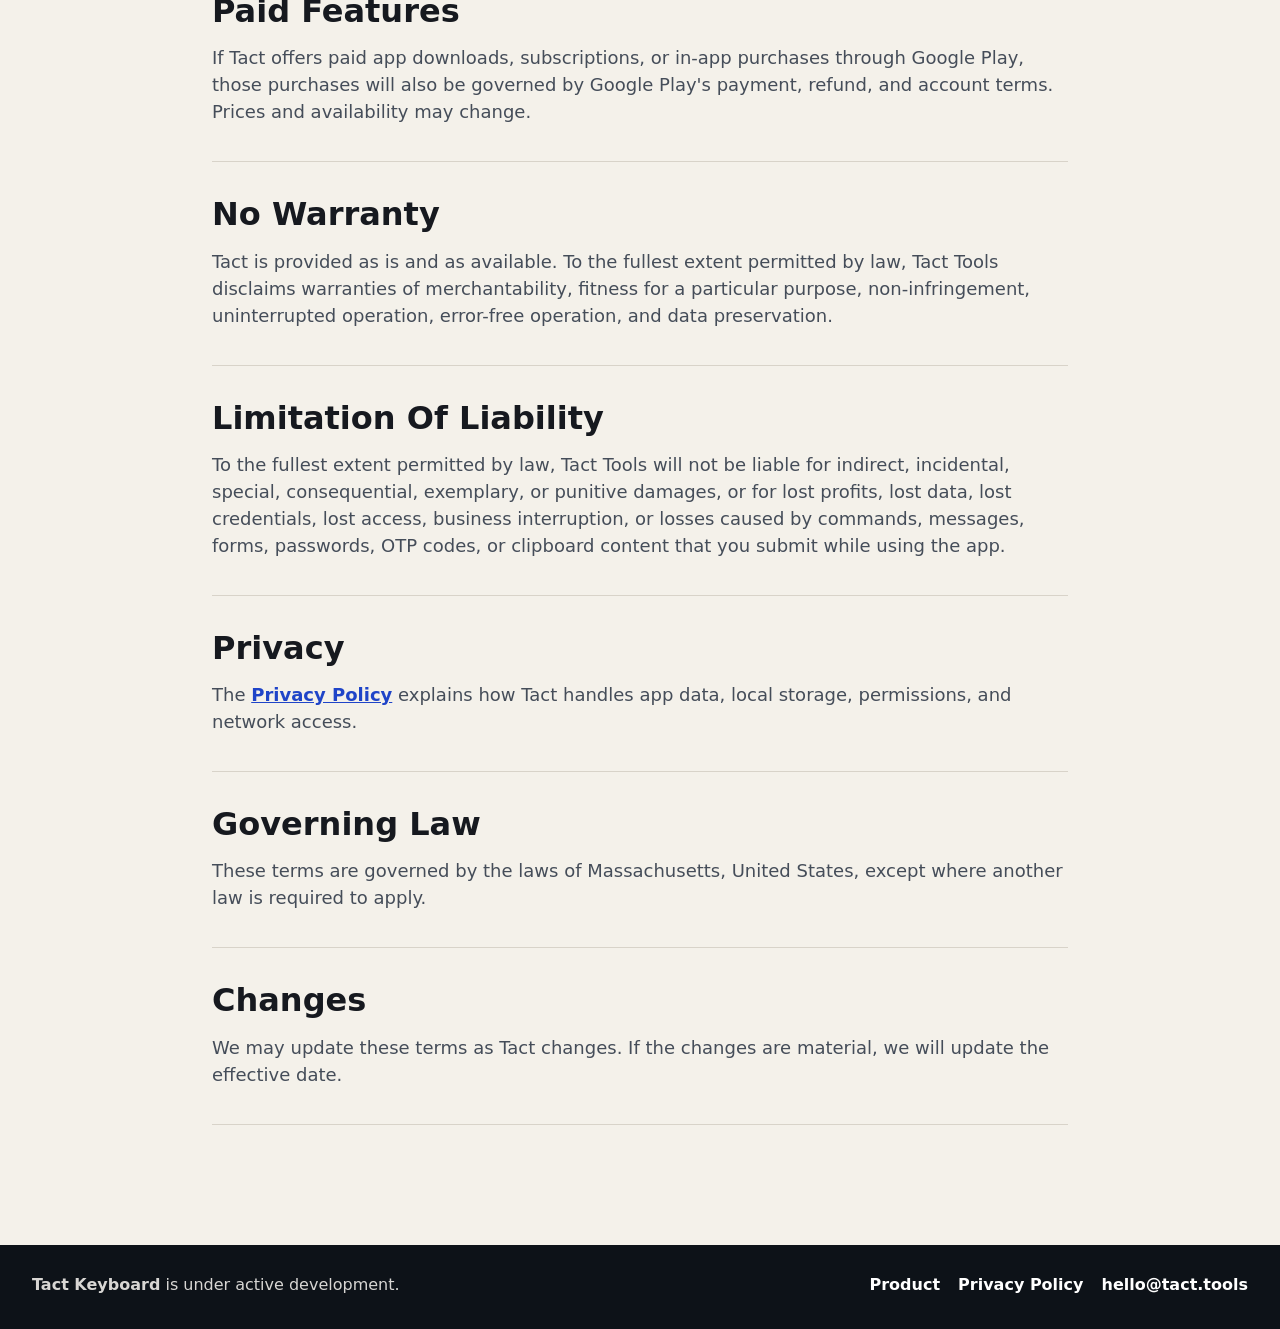
<file: terms/index.html>
<!doctype html>
<html lang="en">
<head>
  <meta charset="utf-8">
  <meta name="viewport" content="width=device-width, initial-scale=1">
  <meta name="description" content="Terms of Service for Tact Keyboard, an Android keyboard by Tact Tools.">
  <meta property="og:title" content="Tact Keyboard Terms of Service">
  <meta property="og:description" content="Terms for using Tact Keyboard and the Tact website.">
  <meta property="og:type" content="website">
  <meta property="og:url" content="https://tact.tools/terms/">
  <title>Terms of Service | Tact Keyboard</title>
  <link rel="icon" type="image/png" href="../assets/brand/tact-tools-icon.png">
  <link rel="stylesheet" href="../styles.css">
</head>
<body>
  <header class="site-nav" aria-label="Primary">
    <a class="brand" href="../" aria-label="Tact Keyboard home">
      <img class="brand-mark" src="../assets/brand/tact-tools-icon.png" alt="" aria-hidden="true">
      <span>Tact</span>
    </a>
    <nav aria-label="Sections">
      <a href="../#fields">Fields</a>
      <a href="../#tools">Tools</a>
      <a href="../#terminal">Terminal</a>
      <a href="../#preview">Preview</a>
    </nav>
  </header>

  <main class="policy-page">
    <section class="policy-hero" aria-labelledby="terms-title">
      <div class="policy-hero-copy">
        <p class="eyebrow">Terms of Service</p>
        <h1 id="terms-title">Tact Keyboard</h1>
        <p class="policy-lede">These terms describe the basic rules for using Tact Keyboard and the Tact website.</p>
        <p class="policy-meta">Effective date: June 24, 2026</p>
      </div>
    </section>

    <section class="policy-content" aria-label="Terms details">
      <article class="policy-section">
        <h2>Who We Are</h2>
        <p>Tact Keyboard is published by Tact Tools, an independent software project operated from Massachusetts, United States. Contact us at <a href="mailto:hello@tact.tools">hello@tact.tools</a>.</p>
      </article>

      <article class="policy-section">
        <h2>Using Tact</h2>
        <p>By installing, accessing, or using Tact Keyboard or the Tact website, you agree to these terms. If you do not agree, do not use Tact.</p>
      </article>

      <article class="policy-section">
        <h2>Preview Software</h2>
        <p>Tact Keyboard is under active development. Features, designs, compatibility, prices, availability, and policies may change before or after public release.</p>
      </article>

      <article class="policy-section">
        <h2>Your Responsibility</h2>
        <p>Tact is a keyboard and typing tool. You are responsible for what you type, paste, submit, save, or delete while using it. Review sensitive output before sending it, especially in terminals, password fields, one-time-code fields, financial forms, and production systems.</p>
        <p>If you choose to save OTP sources, saved passwords, custom backgrounds, local dictionary entries, emoji recents, or other local settings, you are responsible for keeping your device secure and for removing local app data when you no longer want it stored.</p>
      </article>

      <article class="policy-section">
        <h2>Sensitive Features</h2>
        <p>Some features require Android permissions or system capabilities, including input method access, accessibility service access, screen capture, camera, microphone, clipboard access, and local storage. These features are optional where Android allows them, but disabling them may make some parts of the app unavailable.</p>
      </article>

      <article class="policy-section">
        <h2>Paid Features</h2>
        <p>If Tact offers paid app downloads, subscriptions, or in-app purchases through Google Play, those purchases will also be governed by Google Play's payment, refund, and account terms. Prices and availability may change.</p>
      </article>

      <article class="policy-section">
        <h2>No Warranty</h2>
        <p>Tact is provided as is and as available. To the fullest extent permitted by law, Tact Tools disclaims warranties of merchantability, fitness for a particular purpose, non-infringement, uninterrupted operation, error-free operation, and data preservation.</p>
      </article>

      <article class="policy-section">
        <h2>Limitation Of Liability</h2>
        <p>To the fullest extent permitted by law, Tact Tools will not be liable for indirect, incidental, special, consequential, exemplary, or punitive damages, or for lost profits, lost data, lost credentials, lost access, business interruption, or losses caused by commands, messages, forms, passwords, OTP codes, or clipboard content that you submit while using the app.</p>
      </article>

      <article class="policy-section">
        <h2>Privacy</h2>
        <p>The <a href="../privacy/">Privacy Policy</a> explains how Tact handles app data, local storage, permissions, and network access.</p>
      </article>

      <article class="policy-section">
        <h2>Governing Law</h2>
        <p>These terms are governed by the laws of Massachusetts, United States, except where another law is required to apply.</p>
      </article>

      <article class="policy-section">
        <h2>Changes</h2>
        <p>We may update these terms as Tact changes. If the changes are material, we will update the effective date.</p>
      </article>
    </section>
  </main>

  <footer class="site-footer">
    <p><strong>Tact Keyboard</strong> is under active development.</p>
    <div class="footer-links">
      <a href="../">Product</a>
      <a href="../privacy/">Privacy Policy</a>
      <a href="mailto:hello@tact.tools">hello@tact.tools</a>
    </div>
  </footer>
</body>
</html>
</file>
<file: styles.css>
:root {
  --ink: #16191f;
  --ink-soft: #454d59;
  --muted: #697381;
  --paper: #f4f1ea;
  --paper-alt: #ebe7dd;
  --surface: #fffdf8;
  --surface-muted: #eef1f3;
  --line: #d8d3c9;
  --blue: #315fff;
  --blue-dark: #1f44c8;
  --teal: #087f78;
  --green: #247044;
  --amber: #b86b0f;
  --red: #b74335;
  --terminal: #0d1218;
  --terminal-soft: #16202a;
  --terminal-ink: #dbe7ef;
  --radius: 8px;
  --shadow: 0 28px 70px rgba(15, 20, 28, 0.22);
  --small-shadow: 0 12px 34px rgba(15, 20, 28, 0.14);
  --sans: Inter, ui-sans-serif, system-ui, -apple-system, BlinkMacSystemFont, "Segoe UI", sans-serif;
}

* {
  box-sizing: border-box;
}

html {
  scroll-behavior: smooth;
}

body {
  margin: 0;
  color: var(--ink);
  background: var(--paper);
  font-family: var(--sans);
  line-height: 1.5;
  overflow-x: hidden;
}

img {
  display: block;
  max-width: 100%;
}

a {
  color: inherit;
}

h1,
h2,
h3,
p {
  margin-top: 0;
}

h1,
h2,
h3 {
  line-height: 1.04;
  letter-spacing: 0;
}

h1 {
  margin-bottom: 24px;
  font-size: 92px;
  font-weight: 900;
}

h2 {
  margin-bottom: 20px;
  font-size: 58px;
  font-weight: 880;
}

h3 {
  margin-bottom: 10px;
  font-size: 21px;
  font-weight: 830;
}

p {
  color: var(--ink-soft);
}

.site-nav {
  position: sticky;
  top: 0;
  z-index: 30;
  min-height: 66px;
  display: flex;
  align-items: center;
  justify-content: space-between;
  gap: 22px;
  padding: 0 32px;
  color: #fffdf8;
  background: rgba(13, 18, 24, 0.9);
  border-bottom: 1px solid rgba(255, 255, 255, 0.12);
  backdrop-filter: blur(18px);
}

.brand,
.site-nav nav {
  display: flex;
  align-items: center;
}

.brand {
  gap: 10px;
  font-weight: 850;
  text-decoration: none;
}

.brand-mark {
  width: 34px;
  height: 34px;
  border-radius: var(--radius);
  object-fit: cover;
}

.site-nav nav {
  gap: 4px;
}

.site-nav nav a {
  min-height: 38px;
  display: inline-flex;
  align-items: center;
  padding: 0 12px;
  border-radius: var(--radius);
  color: rgba(255, 253, 248, 0.76);
  font-size: 14px;
  font-weight: 760;
  text-decoration: none;
}

.site-nav nav a:hover {
  color: #ffffff;
  background: rgba(255, 255, 255, 0.1);
}

.hero {
  min-height: min(720px, calc(100svh - 112px));
  position: relative;
  overflow: hidden;
  display: flex;
  align-items: center;
  padding: 78px 32px 82px;
  color: #fffdf8;
  background: var(--terminal);
}

.hero::before {
  content: "";
  position: absolute;
  inset: 0;
  z-index: 1;
  background:
    linear-gradient(90deg, rgba(13, 18, 24, 0.97) 0%, rgba(13, 18, 24, 0.88) 42%, rgba(13, 18, 24, 0.32) 100%),
    linear-gradient(0deg, rgba(13, 18, 24, 0.72) 0%, rgba(13, 18, 24, 0.08) 48%, rgba(13, 18, 24, 0.34) 100%);
}

.hero-media {
  position: absolute;
  inset: 0;
  z-index: 0;
  overflow: hidden;
}

.hero-shot {
  position: absolute;
  width: 320px;
  border-radius: var(--radius);
  box-shadow: var(--shadow);
}

.hero-shot-main {
  right: 8%;
  top: -74px;
  width: 395px;
  opacity: 0.98;
}

.hero-shot-terminal {
  right: 34%;
  bottom: -310px;
  width: 350px;
  opacity: 0.72;
}

.hero-shot-editor {
  right: -70px;
  bottom: -255px;
  width: 330px;
  opacity: 0.78;
}

.hero-copy {
  position: relative;
  z-index: 2;
  width: 100%;
  min-width: 0;
  max-width: 760px;
  margin-left: max(0px, calc((100vw - 1180px) / 2));
}

.eyebrow {
  margin-bottom: 12px;
  color: var(--teal);
  font-size: 13px;
  font-weight: 850;
  letter-spacing: 0;
  text-transform: uppercase;
}

.hero .eyebrow,
.terminal-band .eyebrow {
  color: #72ded6;
}

.hero-lede {
  max-width: 680px;
  margin-bottom: 30px;
  color: rgba(255, 253, 248, 0.86);
  font-size: 30px;
  line-height: 1.2;
}

.hero-actions,
.preview-actions {
  display: flex;
  flex-wrap: wrap;
  gap: 12px;
}

.trust-badges {
  display: flex;
  flex-wrap: wrap;
  gap: 8px;
  max-width: 760px;
  margin: 22px 0 0;
  padding: 0;
  list-style: none;
}

.trust-badges li {
  min-height: 34px;
  display: inline-flex;
  align-items: center;
  padding: 0 12px;
  border: 1px solid rgba(255, 255, 255, 0.18);
  border-radius: var(--radius);
  color: rgba(255, 253, 248, 0.86);
  background: rgba(255, 255, 255, 0.09);
  font-size: 13px;
  font-weight: 760;
}

.button {
  min-height: 48px;
  display: inline-flex;
  align-items: center;
  justify-content: center;
  padding: 0 18px;
  border-radius: var(--radius);
  font-weight: 820;
  text-decoration: none;
}

.button-primary {
  color: #ffffff;
  background: var(--blue);
}

.button-primary:hover {
  background: var(--blue-dark);
}

.button-secondary {
  color: #ffffff;
  background: rgba(255, 255, 255, 0.12);
  border: 1px solid rgba(255, 255, 255, 0.2);
}

.button-secondary:hover {
  background: rgba(255, 255, 255, 0.18);
}

.button-light {
  color: var(--ink);
  background: rgba(22, 25, 31, 0.06);
  border-color: rgba(22, 25, 31, 0.14);
}

.button-light:hover {
  background: rgba(22, 25, 31, 0.1);
}

.signal-strip {
  display: grid;
  grid-template-columns: repeat(4, minmax(0, 1fr));
  gap: 1px;
  border-top: 1px solid var(--line);
  border-bottom: 1px solid var(--line);
  background: var(--line);
}

.signal-strip div {
  min-width: 0;
  min-height: 128px;
  padding: 24px 28px;
  background: var(--surface);
}

.signal-strip b {
  display: block;
  margin-bottom: 6px;
  font-size: 17px;
  letter-spacing: 0;
}

.signal-strip span {
  color: var(--ink-soft);
  font-size: 15px;
}

.section,
.terminal-band,
.preview-band,
.site-footer,
.policy-hero,
.policy-content {
  padding-right: 32px;
  padding-left: 32px;
}

.section {
  padding-top: 92px;
  padding-bottom: 96px;
}

.section-copy,
.surface-grid,
.tool-grid,
.privacy-grid,
.permission-grid,
.preview-band,
.site-footer {
  max-width: 1180px;
  margin-right: auto;
  margin-left: auto;
}

.section-copy {
  max-width: 820px;
  margin-bottom: 34px;
}

.section-copy-wide {
  max-width: 1000px;
}

.section-copy p {
  max-width: 720px;
  margin-bottom: 0;
  font-size: 19px;
}

.intro-section {
  background: var(--paper);
}

.surface-grid {
  display: grid;
  grid-template-columns: repeat(3, minmax(0, 1fr));
  gap: 18px;
}

.surface-card,
.tool-card,
.privacy-grid article,
.permission-grid article {
  min-width: 0;
  border: 1px solid var(--line);
  border-radius: var(--radius);
  background: var(--surface);
  box-shadow: var(--small-shadow);
  overflow: hidden;
}

.surface-card {
  display: grid;
  grid-template-rows: minmax(0, 1fr) auto;
}

.surface-card img {
  width: 100%;
  height: 620px;
  object-fit: cover;
  object-position: top center;
  background: #eef1f3;
}

.surface-card-dark {
  color: #f4f7f8;
  background: #101720;
  border-color: rgba(255, 255, 255, 0.1);
}

.surface-card > div,
.tool-card > div {
  padding: 22px;
}

.surface-card p,
.tool-card p,
.privacy-grid p,
.permission-grid p {
  margin-bottom: 0;
}

.surface-card-dark p {
  color: rgba(244, 247, 248, 0.72);
}

.tools-section {
  background: var(--surface-muted);
}

.tool-grid {
  display: grid;
  grid-template-columns: repeat(2, minmax(0, 1fr));
  gap: 18px;
}

.tool-card img {
  width: 100%;
  height: 520px;
  object-fit: cover;
  object-position: center bottom;
  background: #e9ecef;
  border-bottom: 1px solid var(--line);
}

.tool-card-review img {
  object-position: center top;
}

.terminal-band {
  min-height: 720px;
  display: grid;
  grid-template-columns: minmax(0, 0.9fr) minmax(360px, 0.7fr);
  gap: 54px;
  align-items: center;
  padding-top: 80px;
  padding-bottom: 80px;
  color: #fffdf8;
  background: var(--terminal);
  overflow: hidden;
}

.terminal-copy {
  max-width: 720px;
  justify-self: end;
}

.terminal-copy p {
  max-width: 630px;
  color: rgba(255, 253, 248, 0.76);
  font-size: 20px;
}

.check-list {
  display: grid;
  gap: 12px;
  max-width: 650px;
  margin: 28px 0 0;
  padding: 0;
  list-style: none;
}

.check-list li {
  position: relative;
  padding-left: 26px;
  color: rgba(255, 253, 248, 0.84);
}

.check-list li::before {
  content: "";
  position: absolute;
  left: 0;
  top: 0.58em;
  width: 10px;
  height: 10px;
  border-radius: 50%;
  background: #54d17d;
}

.terminal-figure {
  margin: 0;
}

.terminal-figure img {
  width: 100%;
  max-width: 420px;
  max-height: 780px;
  object-fit: cover;
  object-position: top center;
  border-radius: var(--radius);
  box-shadow: 0 28px 80px rgba(0, 0, 0, 0.42);
}

.privacy-section {
  background: var(--paper);
}

.privacy-grid {
  display: grid;
  grid-template-columns: repeat(4, minmax(0, 1fr));
  gap: 14px;
}

.privacy-grid article {
  padding: 22px;
}

.privacy-grid article:nth-child(1) {
  border-top: 4px solid var(--green);
}

.privacy-grid article:nth-child(2) {
  border-top: 4px solid var(--red);
}

.privacy-grid article:nth-child(3) {
  border-top: 4px solid var(--amber);
}

.privacy-grid article:nth-child(4) {
  border-top: 4px solid var(--blue);
}

.permissions-section {
  background: var(--surface-muted);
}

.permission-grid {
  display: grid;
  grid-template-columns: repeat(3, minmax(0, 1fr));
  gap: 14px;
}

.permission-grid article {
  min-height: 180px;
  padding: 22px;
}

.permission-grid article:nth-child(1) {
  border-top: 4px solid var(--blue);
}

.permission-grid article:nth-child(2) {
  border-top: 4px solid var(--green);
}

.permission-grid article:nth-child(3) {
  border-top: 4px solid var(--amber);
}

.permission-grid article:nth-child(4) {
  border-top: 4px solid var(--teal);
}

.permission-grid article:nth-child(5) {
  border-top: 4px solid var(--red);
}

.permission-grid article:nth-child(6) {
  border-top: 4px solid var(--terminal-soft);
}

.preview-band {
  display: grid;
  grid-template-columns: minmax(0, 1fr) auto;
  gap: 36px;
  align-items: center;
  padding-top: 72px;
  padding-bottom: 76px;
  border-top: 1px solid var(--line);
}

.preview-band h2 {
  font-size: 44px;
}

.preview-band p {
  max-width: 740px;
  margin-bottom: 0;
  font-size: 18px;
}

.site-footer {
  max-width: none;
  display: flex;
  align-items: center;
  justify-content: space-between;
  gap: 18px;
  padding-top: 28px;
  padding-bottom: 32px;
  color: rgba(255, 253, 248, 0.84);
  background: var(--terminal);
}

.site-footer p {
  margin-bottom: 0;
  color: rgba(255, 253, 248, 0.84);
}

.site-footer a {
  color: #ffffff;
  font-weight: 780;
  text-decoration: none;
}

.footer-links {
  display: flex;
  flex-wrap: wrap;
  gap: 18px;
}

.policy-page {
  background: var(--paper);
}

.policy-hero {
  padding-top: 90px;
  padding-bottom: 82px;
  color: #fffdf8;
  background: var(--terminal);
}

.policy-hero-copy,
.policy-content {
  max-width: 920px;
  margin-right: auto;
  margin-left: auto;
}

.policy-hero h1 {
  margin-bottom: 20px;
  font-size: 70px;
}

.policy-lede {
  max-width: 820px;
  margin-bottom: 18px;
  color: rgba(255, 253, 248, 0.82);
  font-size: 24px;
  line-height: 1.28;
}

.policy-meta {
  margin-bottom: 0;
  color: rgba(255, 253, 248, 0.66);
  font-size: 16px;
}

.policy-content {
  padding-top: 72px;
  padding-bottom: 84px;
}

.policy-summary,
.policy-section {
  padding-bottom: 36px;
  border-bottom: 1px solid var(--line);
}

.policy-summary {
  margin-bottom: 44px;
}

.policy-section {
  margin-bottom: 36px;
}

.policy-summary h2,
.policy-section h2 {
  margin-bottom: 16px;
  font-size: 32px;
}

.policy-summary ul {
  display: grid;
  gap: 10px;
  margin: 0;
  padding-left: 24px;
}

.policy-summary li,
.policy-section p {
  color: var(--ink-soft);
  font-size: 18px;
}

.policy-section p {
  margin-bottom: 14px;
}

.policy-section p:last-child {
  margin-bottom: 0;
}

.policy-section a {
  color: var(--blue-dark);
  font-weight: 760;
}

@media (max-width: 1040px) {
  h1 {
    font-size: 74px;
  }

  h2 {
    font-size: 46px;
  }

  .hero {
    min-height: 760px;
    align-items: flex-start;
  }

  .hero-copy {
    margin-left: 0;
  }

  .hero-shot-main {
    right: 16px;
    top: 290px;
    width: 310px;
  }

  .hero-shot-terminal {
    right: 250px;
    bottom: -220px;
    width: 280px;
  }

  .hero-shot-editor {
    right: -100px;
    bottom: -210px;
    width: 270px;
  }

  .signal-strip,
  .privacy-grid,
  .permission-grid {
    grid-template-columns: repeat(2, minmax(0, 1fr));
  }

  .surface-grid,
  .tool-grid {
    grid-template-columns: repeat(2, minmax(0, 1fr));
  }

  .tool-card img {
    height: 460px;
  }

  .terminal-band {
    grid-template-columns: 1fr;
  }

  .terminal-copy,
  .terminal-figure {
    justify-self: center;
    width: 100%;
    max-width: 720px;
  }

  .terminal-figure img {
    width: 360px;
  }

  .preview-band {
    grid-template-columns: 1fr;
  }
}

@media (max-width: 720px) {
  .site-nav {
    min-height: 60px;
    padding: 0 16px;
  }

  .site-nav nav {
    display: none;
  }

  h1 {
    font-size: 44px;
  }

  h2,
  .preview-band h2 {
    font-size: 34px;
  }

  h3 {
    font-size: 19px;
  }

  .hero {
    min-height: 720px;
    padding: 56px 18px 60px;
  }

  .hero-copy {
    max-width: calc(100vw - 36px);
  }

  .hero-lede {
    max-width: 100%;
    font-size: 20px;
  }

  .hero-shot-main {
    top: 382px;
    right: 18px;
    width: 222px;
  }

  .hero-shot-terminal {
    right: 152px;
    bottom: -120px;
    width: 196px;
  }

  .hero-shot-editor {
    right: -104px;
    bottom: -112px;
    width: 210px;
  }

  .button {
    width: 100%;
  }

  .signal-strip,
  .surface-grid,
  .tool-grid,
  .privacy-grid,
  .permission-grid {
    grid-template-columns: 1fr;
  }

  .signal-strip div {
    min-height: 104px;
    padding: 20px;
  }

  .section,
  .terminal-band,
  .preview-band,
  .site-footer,
  .policy-hero,
  .policy-content {
    padding-right: 18px;
    padding-left: 18px;
  }

  .section {
    padding-top: 64px;
    padding-bottom: 68px;
  }

  .section-copy p,
  .preview-band p,
  .terminal-copy p {
    font-size: 17px;
  }

  .surface-card img {
    height: 520px;
  }

  .tool-card img {
    height: 340px;
  }

  .terminal-band {
    min-height: 0;
    padding-top: 64px;
    padding-bottom: 64px;
  }

  .terminal-figure img {
    width: 100%;
    max-height: 620px;
  }

  .site-footer {
    display: grid;
  }

  .policy-hero {
    padding-top: 64px;
    padding-bottom: 58px;
  }

  .policy-hero h1 {
    font-size: 42px;
  }

  .policy-lede {
    font-size: 19px;
  }

  .policy-content {
    padding-top: 54px;
    padding-bottom: 60px;
  }

  .policy-summary h2,
  .policy-section h2 {
    font-size: 27px;
  }

  .policy-summary li,
  .policy-section p {
    font-size: 16px;
  }
}

@media (max-width: 420px) {
  h1 {
    font-size: 40px;
  }

  h2,
  .preview-band h2 {
    font-size: 30px;
  }

  .hero {
    min-height: 690px;
  }

  .hero-shot-main {
    top: 396px;
    width: 198px;
  }

  .hero-shot-terminal {
    right: 132px;
    bottom: -98px;
    width: 176px;
  }

  .surface-card img {
    height: 460px;
  }
}
</file>
